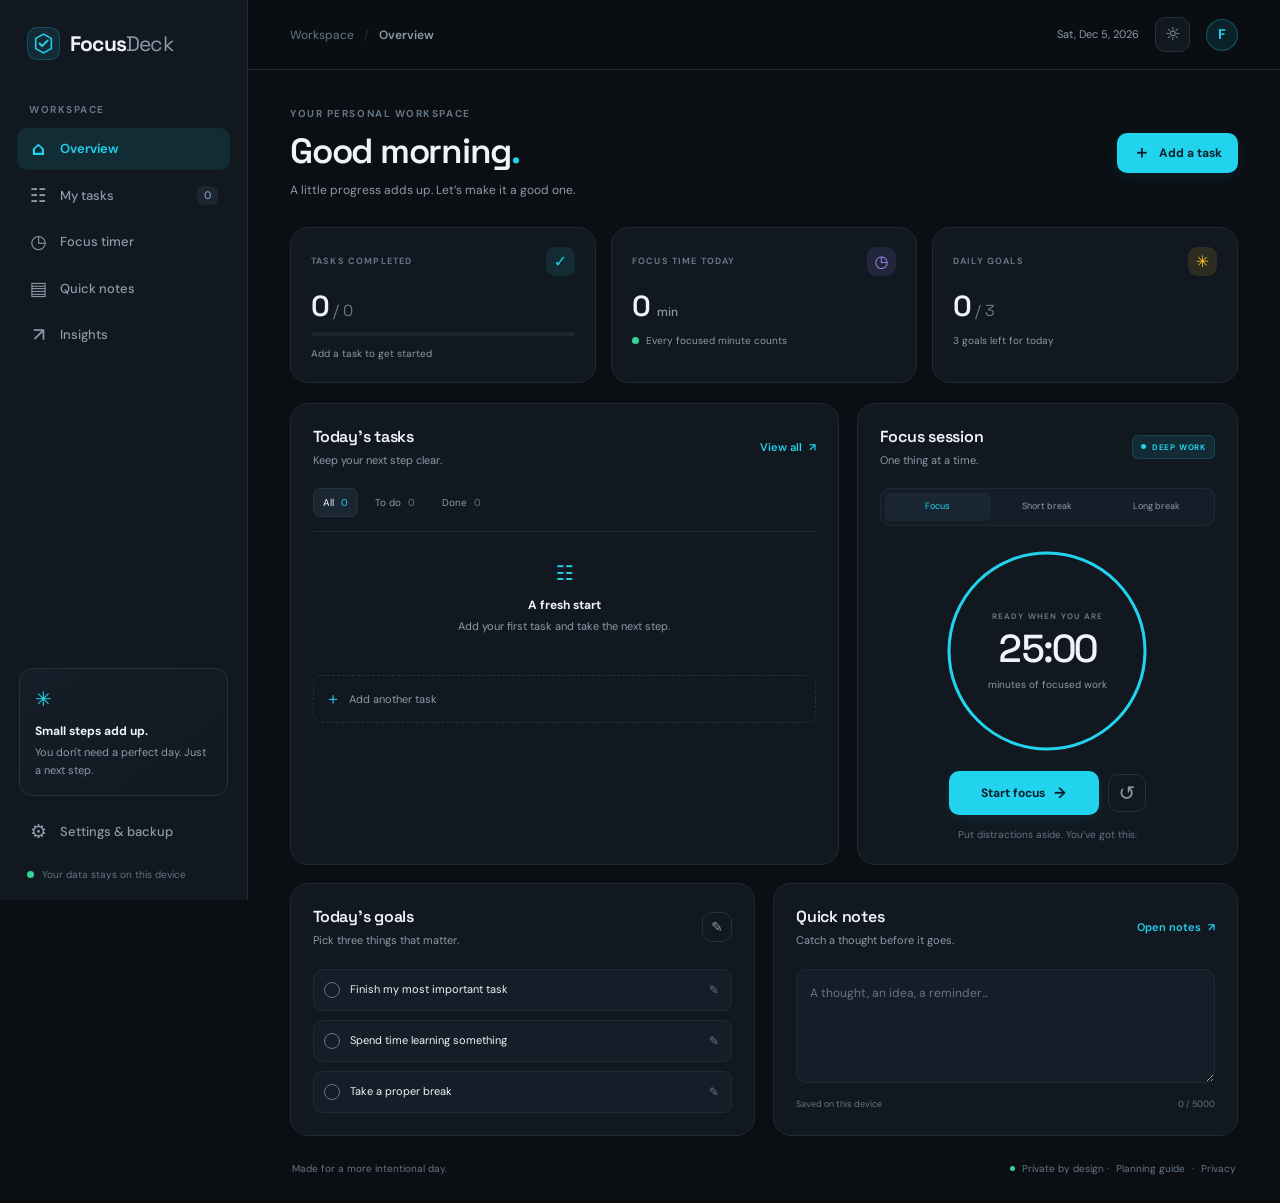
<file: index.html>
<!doctype html>
<html lang="en">
<head>
  <meta charset="utf-8">
  <meta name="viewport" content="width=device-width, initial-scale=1">
  <meta name="theme-color" content="#0b0f14">
  <meta name="description" content="Plan your day, manage recurring tasks, track focus sessions, and build better routines with FocusDeck — a free, private productivity workspace.">
  <meta name="robots" content="index,follow">
  <link rel="canonical" href="https://focusdeck-ekw.pages.dev/">
  <meta property="og:type" content="website">
  <meta property="og:title" content="FocusDeck — Make today count">
  <meta property="og:description" content="A free, private workspace for daily planning, recurring tasks, focus sessions and quick notes.">
  <meta property="og:url" content="https://focusdeck-ekw.pages.dev/">
  <meta name="twitter:card" content="summary">
  <meta name="application-name" content="FocusDeck">
  <link rel="manifest" href="./manifest.webmanifest">
  <link rel="icon" href="./assets/focusdeck-icon.svg" type="image/svg+xml">
  <link rel="stylesheet" href="./styles.css">
  <title>FocusDeck — Make today count</title>
</head>
<body>
  <div class="app-shell">
    <aside class="sidebar" id="sidebar">
      <a class="brand" href="#dashboard" aria-label="FocusDeck home">
        <span class="brand-mark" aria-hidden="true"><svg viewBox="0 0 32 32"><path d="M6 9.5 16 4l10 5.5v13L16 28 6 22.5z" fill="none" stroke="currentColor" stroke-width="2"/><path d="m11 16 3.2 3.2L21.5 12" fill="none" stroke="currentColor" stroke-width="2.4" stroke-linecap="round" stroke-linejoin="round"/></svg></span>
        <span>Focus<span class="brand-light">Deck</span></span>
      </a>
      <div class="sidebar-label">WORKSPACE</div>
      <nav class="primary-nav" aria-label="Main navigation">
        <button class="nav-item active" data-view="dashboard"><span class="nav-icon">⌂</span> Overview</button>
        <button class="nav-item" data-view="tasks"><span class="nav-icon">☷</span> My tasks <span class="nav-count" id="nav-task-count">0</span></button>
        <button class="nav-item" data-view="focus"><span class="nav-icon">◷</span> Focus timer</button>
        <button class="nav-item" data-view="notes"><span class="nav-icon">▤</span> Quick notes</button>
        <button class="nav-item" data-view="insights"><span class="nav-icon">↗</span> Insights</button>
      </nav>
      <div class="sidebar-bottom">
        <div class="sidebar-tip">
          <span class="tip-spark">✳</span>
          <p class="tip-title">Small steps add up.</p>
          <p class="tip-copy">You don't need a perfect day. Just a next step.</p>
        </div>
        <button class="nav-item" id="settings-button"><span class="nav-icon">⚙</span> Settings & backup</button>
        <div class="privacy-note"><span class="privacy-dot"></span> Your data stays on this device</div>
      </div>
    </aside>

    <main class="main-area">
      <header class="topbar">
        <button class="icon-button mobile-menu" id="mobile-menu" aria-label="Open navigation">☰</button>
        <div class="breadcrumb"><span>Workspace</span><span class="breadcrumb-slash">/</span><strong id="breadcrumb-current">Overview</strong></div>
        <div class="topbar-actions">
          <span class="today-label" id="top-date"></span>
          <button class="icon-button" id="theme-toggle" aria-label="Switch color theme" title="Switch color theme">☼</button>
          <button class="avatar" id="focus-shortcut" aria-label="Start a focus session" title="Start a focus session">F</button>
        </div>
      </header>

      <div class="content-wrap">
        <section class="view active" id="view-dashboard" data-view-panel="dashboard">
          <div class="welcome-row">
            <div>
              <p class="eyebrow" id="welcome-eyebrow">YOUR PERSONAL WORKSPACE</p>
              <h1 id="greeting-title">Make today count<span class="title-period">.</span></h1>
              <p class="subtitle" id="greeting-subtitle">A little progress adds up. Let's make it a good one.</p>
            </div>
            <button class="button button-primary" id="quick-add-task"><span class="button-plus">＋</span> Add a task</button>
          </div>

          <div class="stat-grid">
            <article class="stat-card">
              <div class="stat-top"><span class="stat-label">TASKS COMPLETED</span><span class="stat-icon cyan">✓</span></div>
              <div class="stat-value"><span id="stat-completed">0</span><span class="stat-muted"> / <span id="stat-total">0</span></span></div>
              <div class="progress-track"><div class="progress-fill" id="daily-progress-fill"></div></div>
              <div class="stat-foot"><span id="daily-progress-label">Your day is just getting started</span></div>
            </article>
            <article class="stat-card">
              <div class="stat-top"><span class="stat-label">FOCUS TIME TODAY</span><span class="stat-icon violet">◷</span></div>
              <div class="stat-value"><span id="stat-focus">0</span><span class="stat-unit">min</span></div>
              <div class="stat-foot"><span class="status-dot"></span><span id="focus-stat-caption">Every focused minute counts</span></div>
            </article>
            <article class="stat-card">
              <div class="stat-top"><span class="stat-label">DAILY GOALS</span><span class="stat-icon amber">✳</span></div>
              <div class="stat-value"><span id="stat-goals">0</span><span class="stat-muted"> / <span id="stat-goals-total">3</span></span></div>
              <div class="stat-foot"><span id="goal-stat-caption">Choose what matters today</span></div>
            </article>
          </div>

          <div class="dashboard-grid">
            <section class="panel tasks-panel">
              <div class="panel-heading">
                <div><h2>Today's tasks</h2><p class="panel-subtitle">Keep your next step clear.</p></div>
                <button class="text-button" data-open-view="tasks">View all <span>↗</span></button>
              </div>
              <div class="task-filter-row" role="group" aria-label="Filter today's tasks">
                <button class="filter-chip active" data-task-filter="all">All <span id="filter-all-count">0</span></button>
                <button class="filter-chip" data-task-filter="open">To do <span id="filter-open-count">0</span></button>
                <button class="filter-chip" data-task-filter="done">Done <span id="filter-done-count">0</span></button>
              </div>
              <div class="task-list" id="dashboard-task-list"></div>
              <button class="add-task-inline" id="inline-add-task"><span>＋</span> Add another task</button>
            </section>

            <section class="panel focus-panel">
              <div class="panel-heading">
                <div><h2>Focus session</h2><p class="panel-subtitle">One thing at a time.</p></div>
                <span class="live-pill"><span></span> DEEP WORK</span>
              </div>
              <div class="timer-mode-switch" role="group" aria-label="Timer preset">
                <button class="timer-mode active" data-duration="25">Focus</button>
                <button class="timer-mode" data-duration="5">Short break</button>
                <button class="timer-mode" data-duration="15">Long break</button>
              </div>
              <div class="timer-wrap">
                <svg class="timer-ring" viewBox="0 0 220 220" aria-label="Focus timer progress">
                  <circle class="timer-ring-track" cx="110" cy="110" r="98"></circle>
                  <circle class="timer-ring-progress" id="timer-ring-progress" cx="110" cy="110" r="98"></circle>
                </svg>
                <div class="timer-center">
                  <span class="timer-status" id="timer-status">READY WHEN YOU ARE</span>
                  <strong id="timer-display">25:00</strong>
                  <span class="timer-caption" id="timer-caption">minutes of focused work</span>
                </div>
              </div>
              <div class="timer-controls">
                <button class="button button-primary timer-main-button" id="timer-start">Start focus <span>→</span></button>
                <button class="icon-button timer-reset" id="timer-reset" aria-label="Reset timer" title="Reset timer">↺</button>
              </div>
              <p class="timer-footnote" id="timer-footnote">Put distractions aside. You've got this.</p>
            </section>
          </div>

          <div class="lower-grid">
            <section class="panel goals-panel">
              <div class="panel-heading">
                <div><h2>Today's goals</h2><p class="panel-subtitle">Pick three things that matter.</p></div>
                <button class="icon-button small-icon" id="edit-goals" aria-label="Edit daily goals" title="Edit goals">✎</button>
              </div>
              <div class="goals-list" id="goals-list"></div>
            </section>
            <section class="panel notes-panel">
              <div class="panel-heading">
                <div><h2>Quick notes</h2><p class="panel-subtitle">Catch a thought before it goes.</p></div>
                <button class="text-button" data-open-view="notes">Open notes <span>↗</span></button>
              </div>
              <textarea id="dashboard-note" class="quick-note-input" rows="4" maxlength="5000" placeholder="A thought, an idea, a reminder..."></textarea>
              <div class="note-footer"><span id="note-save-state">Saved on this device</span><span id="note-character-count">0 / 5000</span></div>
            </section>
          </div>
          <footer class="page-footer"><span>Made for a more intentional day.</span><span><span class="footer-dot"></span> Private by design · <a href="./planning-guide.html">Planning guide</a> · <a href="./privacy.html">Privacy</a></span></footer>
        </section>

        <section class="view" id="view-tasks" data-view-panel="tasks">
          <div class="page-heading-row"><div><p class="eyebrow">GET IT OUT OF YOUR HEAD</p><h1>My tasks<span class="title-period">.</span></h1><p class="subtitle">A clear list makes room for clear thinking.</p></div><button class="button button-primary" id="tasks-add-button">＋ New task</button></div>
          <section class="panel full-panel">
            <div class="tasks-toolbar">
              <div class="search-field"><span>⌕</span><input type="search" id="task-search" placeholder="Search your tasks..." aria-label="Search tasks"></div>
              <select id="task-status-filter" aria-label="Filter by status"><option value="all">All tasks</option><option value="open">To do</option><option value="done">Completed</option></select>
              <select id="task-category-filter" aria-label="Filter by category"><option value="all">All categories</option><option value="Personal">Personal</option><option value="Work">Work</option><option value="Study">Study</option><option value="Health">Health</option><option value="Other">Other</option></select>
              <select id="task-date-filter" aria-label="Filter by due date"><option value="all">Any due date</option><option value="today">Due today</option><option value="overdue">Overdue</option><option value="upcoming">Next 7 days</option><option value="undated">No due date</option></select>
              <select id="task-sort" aria-label="Sort tasks"><option value="priority">Priority first</option><option value="date">Due date</option><option value="created">Recently added</option></select>
            </div>
            <div class="full-task-list" id="full-task-list"></div>
          </section>
        </section>

        <section class="view" id="view-focus" data-view-panel="focus">
          <div class="page-heading-row"><div><p class="eyebrow">MAKE SPACE FOR DEEP WORK</p><h1>Focus time<span class="title-period">.</span></h1><p class="subtitle">Protect a little time for what matters most.</p></div></div>
          <section class="panel focus-page-panel">
            <div class="focus-page-copy"><span class="live-pill"><span></span> YOUR FOCUS SPACE</span><h2>Give one thing<br>your full attention.</h2><p>Choose a session, put distractions away, and begin.</p></div>
            <div class="focus-page-timer">
              <div class="timer-mode-switch large" role="group" aria-label="Timer preset"><button class="timer-mode active" data-duration="25">Focus · 25 min</button><button class="timer-mode" data-duration="5">Short break · 5 min</button><button class="timer-mode" data-duration="15">Long break · 15 min</button></div>
              <div class="timer-wrap large-ring"><svg class="timer-ring" viewBox="0 0 220 220" aria-hidden="true"><circle class="timer-ring-track" cx="110" cy="110" r="98"></circle><circle class="timer-ring-progress" id="timer-ring-progress-large" cx="110" cy="110" r="98"></circle></svg><div class="timer-center"><span class="timer-status" id="timer-status-large">READY WHEN YOU ARE</span><strong id="timer-display-large">25:00</strong><span class="timer-caption" id="timer-caption-large">minutes of focused work</span></div></div>
              <div class="timer-controls"><button class="button button-primary timer-main-button" id="timer-start-large">Start focus <span>→</span></button><button class="icon-button timer-reset" id="timer-reset-large" aria-label="Reset timer">↺</button></div>
              <p class="timer-footnote" id="timer-footnote-large">Your progress is saved on this device.</p>
            </div>
          </section>
          <div class="stat-grid focus-stats"><article class="stat-card"><div class="stat-top"><span class="stat-label">SESSIONS COMPLETED</span><span class="stat-icon cyan">✓</span></div><div class="stat-value" id="focus-sessions-total">0</div><div class="stat-foot">Every session is a win.</div></article><article class="stat-card"><div class="stat-top"><span class="stat-label">FOCUS TIME TODAY</span><span class="stat-icon violet">◷</span></div><div class="stat-value"><span id="focus-page-minutes">0</span><span class="stat-unit">min</span></div><div class="stat-foot">Time spent with intention.</div></article></div>
        </section>

        <section class="view" id="view-notes" data-view-panel="notes">
          <div class="page-heading-row"><div><p class="eyebrow">A PLACE FOR YOUR THOUGHTS</p><h1>Quick notes<span class="title-period">.</span></h1><p class="subtitle">Capture ideas, reminders and anything worth remembering.</p></div><span class="saved-badge"><span></span> Auto-saved</span></div>
          <section class="panel notes-page-panel"><div class="notes-page-toolbar"><span class="note-paper-icon">▤</span><span>MY NOTEBOOK</span><span class="toolbar-spacer"></span><span id="notes-last-saved">Stored on this device</span></div><textarea id="full-note" class="full-note-input" maxlength="20000" placeholder="Start writing...&#10;&#10;Ideas, reminders, plans — this space is yours."></textarea><div class="note-footer"><span>Your notes never leave this browser.</span><span id="full-note-count">0 / 20000</span></div></section>
        </section>

        <section class="view" id="view-insights" data-view-panel="insights">
          <div class="page-heading-row"><div><p class="eyebrow">NOTICE YOUR PROGRESS</p><h1>Your insights<span class="title-period">.</span></h1><p class="subtitle">Consistency is built one day at a time.</p></div></div>
          <div class="stat-grid insight-stat-grid"><article class="stat-card"><div class="stat-top"><span class="stat-label">TASKS COMPLETED</span><span class="stat-icon cyan">✓</span></div><div class="stat-value" id="insight-tasks">0</div><div class="stat-foot">All-time completed tasks.</div></article><article class="stat-card"><div class="stat-top"><span class="stat-label">FOCUS MINUTES</span><span class="stat-icon violet">◷</span></div><div class="stat-value" id="insight-focus">0</div><div class="stat-foot">Total recorded focus time.</div></article><article class="stat-card"><div class="stat-top"><span class="stat-label">ACTIVE DAYS</span><span class="stat-icon amber">✳</span></div><div class="stat-value" id="insight-days">0</div><div class="stat-foot">Days with a completed task or focus session.</div></article></div>
          <section class="panel activity-panel"><div class="panel-heading"><div><h2>Last seven days</h2><p class="panel-subtitle">A snapshot of your daily activity.</p></div></div><div class="activity-chart" id="activity-chart"></div></section>
          <section class="panel insight-message"><span class="insight-spark">✳</span><div><h2>Progress, not perfection.</h2><p>Your stats are here to help you notice patterns, not judge your day. Start small and keep showing up.</p></div></section>
        </section>

        <section class="view" id="view-settings" data-view-panel="settings">
          <div class="page-heading-row"><div><p class="eyebrow">YOUR WORKSPACE, YOUR WAY</p><h1>Settings & backup<span class="title-period">.</span></h1><p class="subtitle">Manage your preferences and keep your data safe.</p></div></div>
          <section class="panel settings-panel"><div class="settings-section"><div><h2>Appearance</h2><p>Choose the look that feels right for you.</p></div><div class="setting-control"><span>Color theme</span><button class="button button-secondary" id="settings-theme-toggle">Switch theme</button></div></div><div class="settings-section"><div><h2>Data & privacy</h2><p>Your information is stored locally in this browser. FocusDeck does not send your tasks or notes to a server.</p></div><div class="settings-actions"><button class="button button-secondary" id="export-data">↓ Export backup</button><label class="button button-secondary file-label">↑ Import backup<input type="file" id="import-data" accept="application/json,.json" hidden></label></div><p class="settings-help">Export a backup before clearing browser data or switching devices. Imported data replaces the current FocusDeck data.</p></div><div class="settings-section danger-zone"><div><h2>Reset workspace</h2><p>Remove your saved tasks, notes, goals and activity from this browser.</p></div><button class="button button-danger" id="reset-data">Reset all data</button></div><div class="settings-version">FocusDeck · Version 1.5 · Free and private by design</div></section>
        </section>
      </div>
    </main>
  </div>

  <div class="modal-backdrop" id="task-modal-backdrop" hidden>
    <section class="modal" role="dialog" aria-modal="true" aria-labelledby="task-modal-title">
      <div class="modal-header"><div><p class="eyebrow">MAKE IT HAPPEN</p><h2 id="task-modal-title">Add a task</h2></div><button class="icon-button" id="task-modal-close" aria-label="Close dialog">×</button></div>
      <form id="task-form">
        <input type="hidden" id="task-id">
        <label class="form-label" for="task-title">Task name</label><input class="form-input" id="task-title" name="title" maxlength="180" placeholder="What needs to get done?" required>
        <label class="form-label" for="task-description">Details <span class="optional-label">· optional</span></label><textarea class="form-input task-description-input" id="task-description" maxlength="1000" rows="3" placeholder="Add context, a checklist idea, or the next step…"></textarea>
        <div class="form-two-col"><div><label class="form-label" for="task-priority">Priority</label><select class="form-input" id="task-priority"><option value="medium">Medium</option><option value="high">High</option><option value="low">Low</option></select></div><div><label class="form-label" for="task-category">Category</label><input class="form-input" id="task-category" list="category-suggestions" maxlength="50" value="Personal" placeholder="e.g. Personal"><datalist id="category-suggestions"><option value="Personal"></option><option value="Work"></option><option value="Study"></option><option value="Health"></option><option value="Other"></option></datalist></div></div>
        <label class="form-label" for="task-due-date">Due date</label><input class="form-input" type="date" id="task-due-date">
        <label class="form-label" for="task-repeat">Repeat</label><select class="form-input" id="task-repeat"><option value="none">Does not repeat</option><option value="daily">Every day</option><option value="weekdays">Every weekday</option><option value="weekly">Every week</option><option value="monthly">Every month</option></select>
        <p class="form-help">When you complete a repeating task, FocusDeck schedules its next occurrence automatically.</p>
        <div class="modal-actions"><button type="button" class="button button-secondary" id="task-cancel">Cancel</button><button type="submit" class="button button-primary" id="task-save">Save task <span>→</span></button></div>
      </form>
    </section>
  </div>
  <div class="toast-region" id="toast-region" aria-live="polite" aria-atomic="true"></div>
  <script src="./app.js" defer></script>
</body>
</html>
</file>
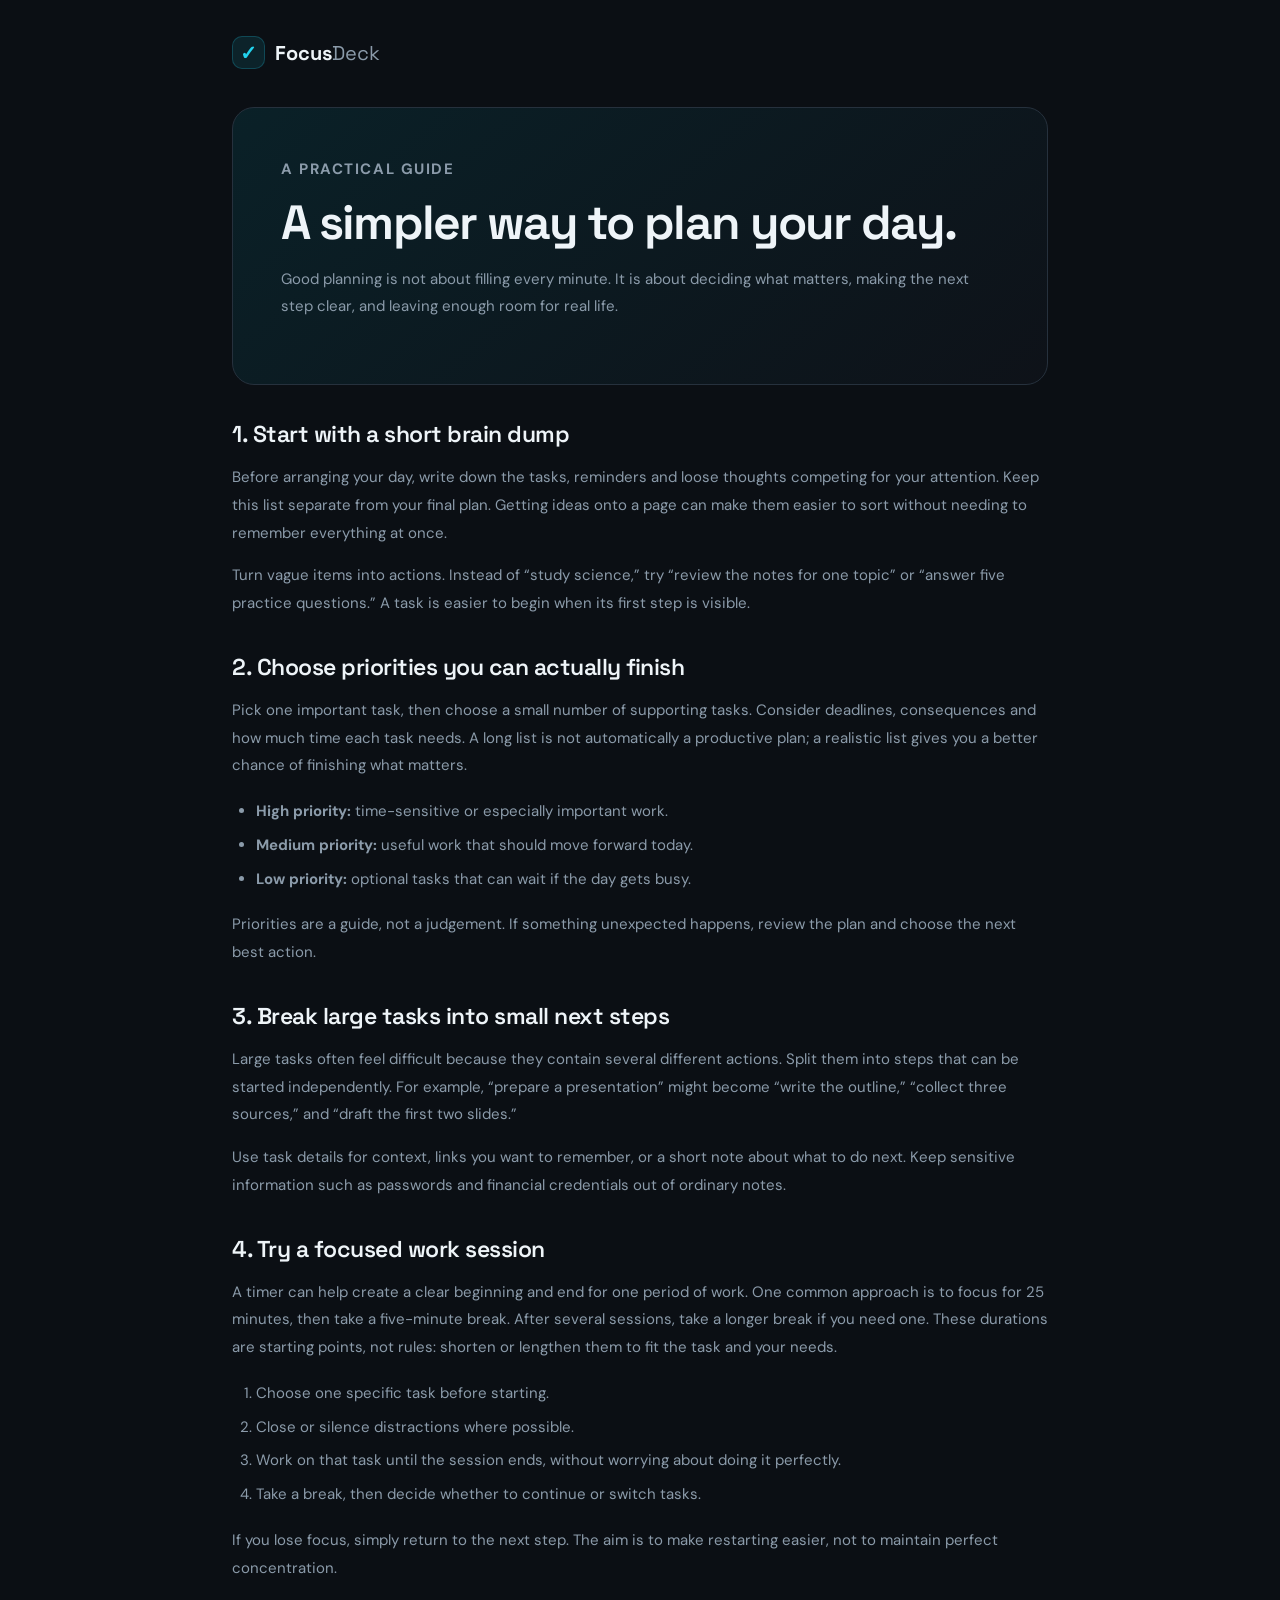
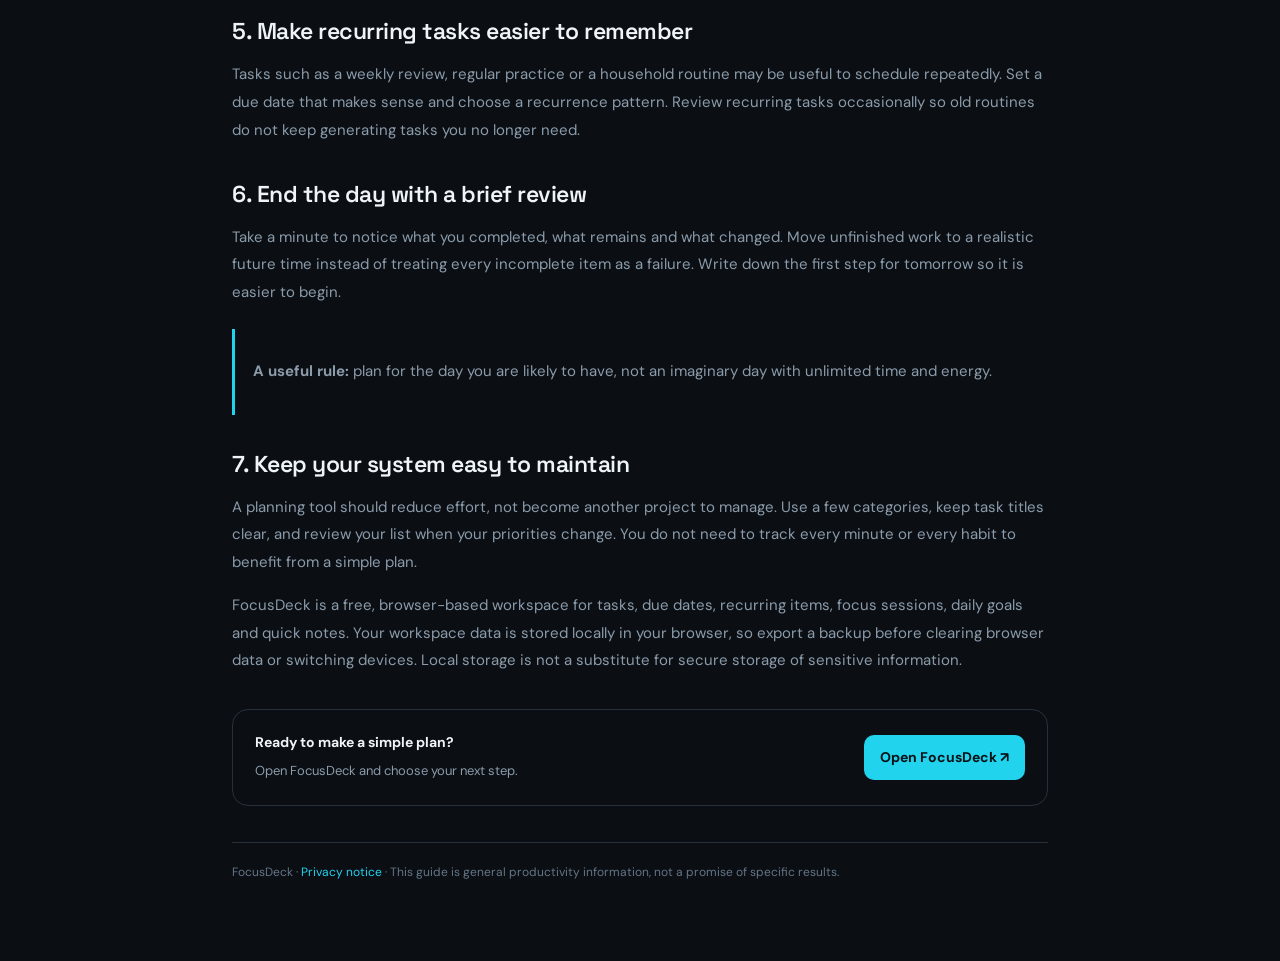
<file: planning-guide.html>
<!doctype html>
<html lang="en">
<head>
  <meta charset="utf-8">
  <meta name="viewport" content="width=device-width, initial-scale=1">
  <meta name="theme-color" content="#0b0f14">
  <meta name="description" content="A practical, beginner-friendly guide to planning your day, choosing priorities, using focus sessions and building a routine that lasts.">
  <meta name="robots" content="index,follow">
  <link rel="canonical" href="https://focusdeck-ekw.pages.dev/planning-guide.html">
  <meta property="og:type" content="article">
  <meta property="og:title" content="A Simple Daily Planning Guide — FocusDeck">
  <meta property="og:description" content="Build a realistic daily plan with priorities, small next steps and focused work sessions.">
  <meta property="og:url" content="https://focusdeck-ekw.pages.dev/planning-guide.html">
  <link rel="icon" href="./assets/focusdeck-icon.svg" type="image/svg+xml">
  <link rel="stylesheet" href="./styles.css">
  <title>A Simple Daily Planning Guide — FocusDeck</title>
  <style>
    .guide-wrap{max-width:860px;margin:0 auto;padding:36px 22px 80px}
    .guide-brand{display:inline-flex;align-items:center;gap:10px;font:700 20px var(--display);margin-bottom:38px;color:var(--text);text-decoration:none}
    .guide-hero{padding:clamp(26px,5vw,48px);border:1px solid var(--border);border-radius:22px;background:linear-gradient(140deg,rgba(0,188,212,.10),rgba(26,30,43,.2));margin-bottom:24px}
    .guide-wrap h1{font:650 clamp(32px,6vw,48px)/1.12 var(--display);letter-spacing:-1.7px;margin:12px 0 16px}
    .guide-wrap h2{font:600 23px var(--display);letter-spacing:-.5px;margin:34px 0 12px}
    .guide-wrap h3{font:600 16px var(--display);margin:22px 0 8px}
    .guide-wrap p,.guide-wrap li{color:var(--muted);font-size:15px;line-height:1.85}
    .guide-wrap ul,.guide-wrap ol{padding-left:24px}
    .guide-wrap li{padding:3px 0}
    .guide-callout{border-left:3px solid var(--cyan);padding:14px 18px;background:var(--panel);border-radius:0 12px 12px 0;margin:22px 0}
    .guide-cta{display:flex;gap:12px;align-items:center;justify-content:space-between;flex-wrap:wrap;border:1px solid var(--border);background:var(--panel);padding:22px;border-radius:16px;margin-top:34px}
    .guide-cta p{margin:6px 0 0;font-size:13px}
    .guide-cta a{display:inline-flex;background:var(--cyan);color:#071217;text-decoration:none;font-weight:700;padding:12px 16px;border-radius:10px}
    .guide-footer{margin-top:36px;border-top:1px solid var(--border);padding-top:20px;font-size:12px;color:var(--subtle)}
    .guide-footer a{color:var(--cyan)}
    @media(max-width:560px){.guide-wrap{padding:24px 14px 56px}.guide-cta{align-items:flex-start}.guide-cta a{width:100%;justify-content:center}}
  </style>
</head>
<body>
  <main class="guide-wrap">
    <a class="guide-brand" href="./" aria-label="FocusDeck home"><span class="brand-mark" aria-hidden="true">✓</span><span>Focus<span class="brand-light">Deck</span></span></a>
    <header class="guide-hero">
      <p class="eyebrow">A PRACTICAL GUIDE</p>
      <h1>A simpler way to plan your day.</h1>
      <p>Good planning is not about filling every minute. It is about deciding what matters, making the next step clear, and leaving enough room for real life.</p>
    </header>
    <article>
      <h2>1. Start with a short brain dump</h2>
      <p>Before arranging your day, write down the tasks, reminders and loose thoughts competing for your attention. Keep this list separate from your final plan. Getting ideas onto a page can make them easier to sort without needing to remember everything at once.</p>
      <p>Turn vague items into actions. Instead of “study science,” try “review the notes for one topic” or “answer five practice questions.” A task is easier to begin when its first step is visible.</p>

      <h2>2. Choose priorities you can actually finish</h2>
      <p>Pick one important task, then choose a small number of supporting tasks. Consider deadlines, consequences and how much time each task needs. A long list is not automatically a productive plan; a realistic list gives you a better chance of finishing what matters.</p>
      <ul>
        <li><strong>High priority:</strong> time-sensitive or especially important work.</li>
        <li><strong>Medium priority:</strong> useful work that should move forward today.</li>
        <li><strong>Low priority:</strong> optional tasks that can wait if the day gets busy.</li>
      </ul>
      <p>Priorities are a guide, not a judgement. If something unexpected happens, review the plan and choose the next best action.</p>

      <h2>3. Break large tasks into small next steps</h2>
      <p>Large tasks often feel difficult because they contain several different actions. Split them into steps that can be started independently. For example, “prepare a presentation” might become “write the outline,” “collect three sources,” and “draft the first two slides.”</p>
      <p>Use task details for context, links you want to remember, or a short note about what to do next. Keep sensitive information such as passwords and financial credentials out of ordinary notes.</p>

      <h2>4. Try a focused work session</h2>
      <p>A timer can help create a clear beginning and end for one period of work. One common approach is to focus for 25 minutes, then take a five-minute break. After several sessions, take a longer break if you need one. These durations are starting points, not rules: shorten or lengthen them to fit the task and your needs.</p>
      <ol>
        <li>Choose one specific task before starting.</li>
        <li>Close or silence distractions where possible.</li>
        <li>Work on that task until the session ends, without worrying about doing it perfectly.</li>
        <li>Take a break, then decide whether to continue or switch tasks.</li>
      </ol>
      <p>If you lose focus, simply return to the next step. The aim is to make restarting easier, not to maintain perfect concentration.</p>

      <h2>5. Make recurring tasks easier to remember</h2>
      <p>Tasks such as a weekly review, regular practice or a household routine may be useful to schedule repeatedly. Set a due date that makes sense and choose a recurrence pattern. Review recurring tasks occasionally so old routines do not keep generating tasks you no longer need.</p>

      <h2>6. End the day with a brief review</h2>
      <p>Take a minute to notice what you completed, what remains and what changed. Move unfinished work to a realistic future time instead of treating every incomplete item as a failure. Write down the first step for tomorrow so it is easier to begin.</p>
      <div class="guide-callout"><p><strong>A useful rule:</strong> plan for the day you are likely to have, not an imaginary day with unlimited time and energy.</p></div>

      <h2>7. Keep your system easy to maintain</h2>
      <p>A planning tool should reduce effort, not become another project to manage. Use a few categories, keep task titles clear, and review your list when your priorities change. You do not need to track every minute or every habit to benefit from a simple plan.</p>
      <p>FocusDeck is a free, browser-based workspace for tasks, due dates, recurring items, focus sessions, daily goals and quick notes. Your workspace data is stored locally in your browser, so export a backup before clearing browser data or switching devices. Local storage is not a substitute for secure storage of sensitive information.</p>
    </article>
    <section class="guide-cta">
      <div><strong>Ready to make a simple plan?</strong><p>Open FocusDeck and choose your next step.</p></div>
      <a href="./">Open FocusDeck ↗</a>
    </section>
    <footer class="guide-footer">FocusDeck · <a href="./privacy.html">Privacy notice</a> · This guide is general productivity information, not a promise of specific results.</footer>
  </main>
</body>
</html>
</file>
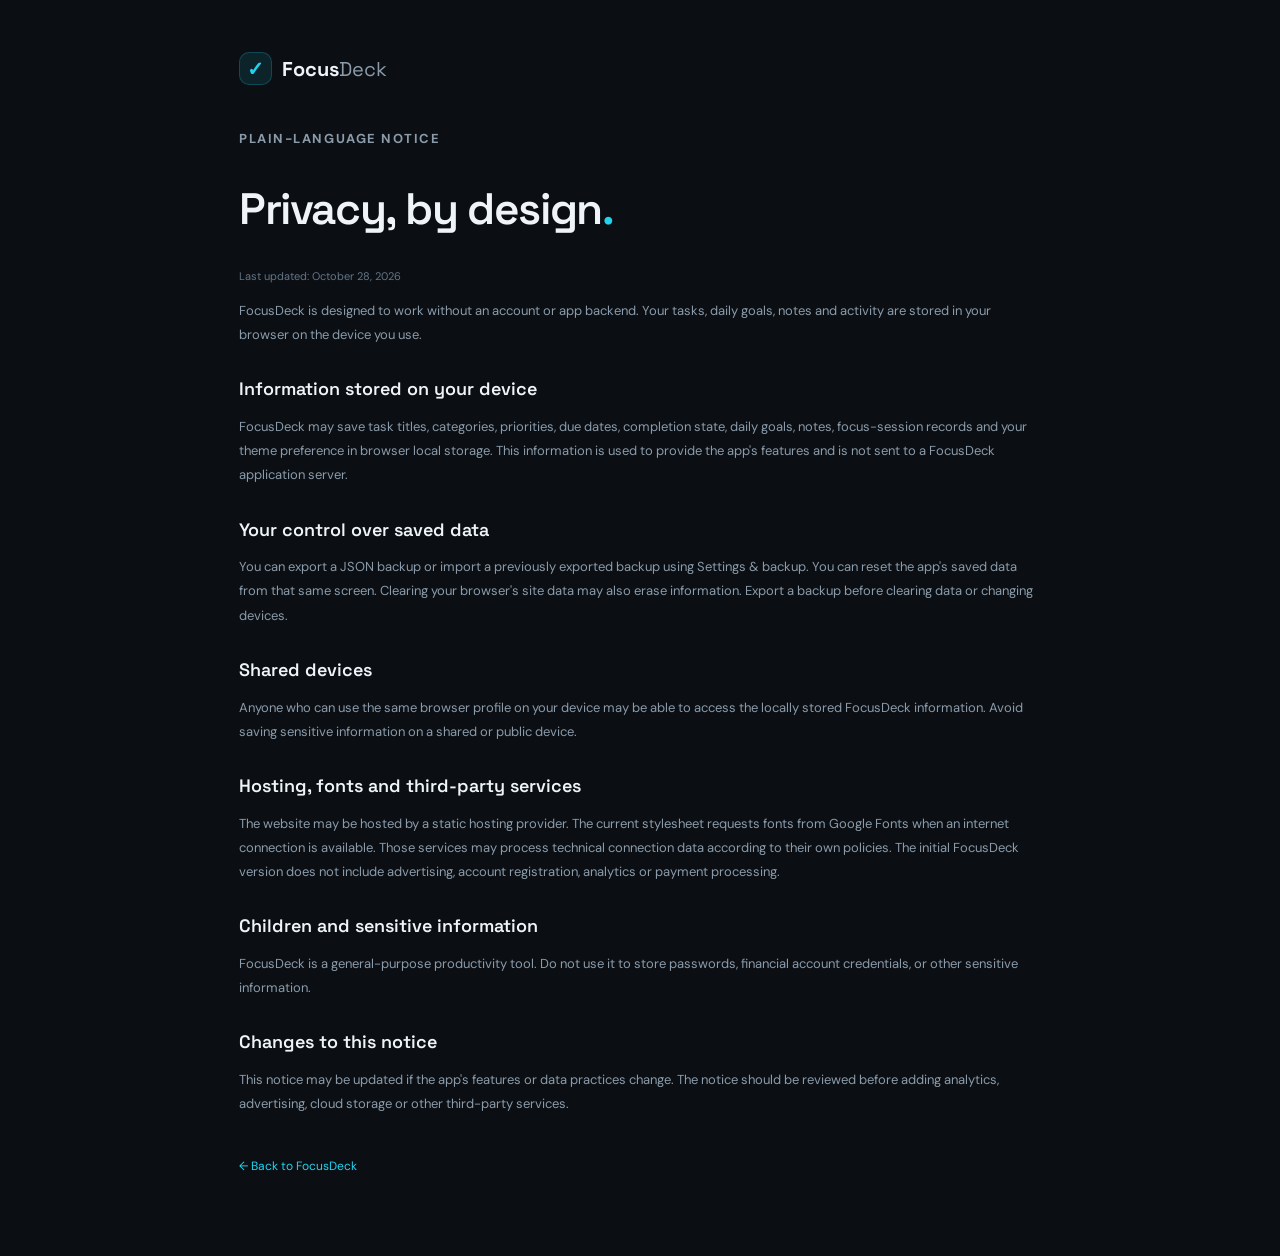
<file: privacy.html>
<!doctype html>
<html lang="en">
<head>
  <meta charset="utf-8">
  <meta name="viewport" content="width=device-width, initial-scale=1">
  <meta name="theme-color" content="#0b0f14">
  <meta name="description" content="Read how FocusDeck handles your tasks, notes and browser data.">
  <link rel="icon" href="./assets/focusdeck-icon.svg" type="image/svg+xml">
  <link rel="stylesheet" href="./styles.css">
  <meta name="robots" content="index,follow">
  <link rel="canonical" href="https://focusdeck-ekw.pages.dev/privacy.html">
  <meta property="og:type" content="website">
  <meta property="og:title" content="Privacy — FocusDeck">
  <meta property="og:description" content="Learn how FocusDeck stores your tasks, notes and preferences locally in your browser.">
  <meta property="og:url" content="https://focusdeck-ekw.pages.dev/privacy.html">
  <title>Privacy — FocusDeck</title>
  <style>.legal-wrap{max-width:850px;margin:0 auto;padding:52px 24px 80px}.legal-brand{display:inline-flex;align-items:center;gap:10px;font:700 20px var(--display);margin-bottom:42px}.legal-wrap h1{font:600 clamp(32px,5vw,44px) var(--display);letter-spacing:-1.4px}.legal-wrap h2{font:600 18px var(--display);margin-top:30px}.legal-wrap p,.legal-wrap li{color:var(--muted);font-size:13px;line-height:1.85}.legal-back{display:inline-block;margin-top:28px;color:var(--cyan);font-size:12px}.legal-updated{font-size:11px!important;color:var(--subtle)!important}</style>
</head>
<body>
  <main class="legal-wrap">
    <a class="legal-brand" href="./"><span class="brand-mark" aria-hidden="true">✓</span><span>Focus<span class="brand-light">Deck</span></span></a>
    <p class="eyebrow">PLAIN-LANGUAGE NOTICE</p>
    <h1>Privacy, by design<span class="title-period">.</span></h1>
    <p class="legal-updated">Last updated: October 28, 2026</p>
    <p>FocusDeck is designed to work without an account or app backend. Your tasks, daily goals, notes and activity are stored in your browser on the device you use.</p>
    <h2>Information stored on your device</h2>
    <p>FocusDeck may save task titles, categories, priorities, due dates, completion state, daily goals, notes, focus-session records and your theme preference in browser local storage. This information is used to provide the app's features and is not sent to a FocusDeck application server.</p>
    <h2>Your control over saved data</h2>
    <p>You can export a JSON backup or import a previously exported backup using Settings &amp; backup. You can reset the app's saved data from that same screen. Clearing your browser's site data may also erase information. Export a backup before clearing data or changing devices.</p>
    <h2>Shared devices</h2>
    <p>Anyone who can use the same browser profile on your device may be able to access the locally stored FocusDeck information. Avoid saving sensitive information on a shared or public device.</p>
    <h2>Hosting, fonts and third-party services</h2>
    <p>The website may be hosted by a static hosting provider. The current stylesheet requests fonts from Google Fonts when an internet connection is available. Those services may process technical connection data according to their own policies. The initial FocusDeck version does not include advertising, account registration, analytics or payment processing.</p>
    <h2>Children and sensitive information</h2>
    <p>FocusDeck is a general-purpose productivity tool. Do not use it to store passwords, financial account credentials, or other sensitive information.</p>
    <h2>Changes to this notice</h2>
    <p>This notice may be updated if the app's features or data practices change. The notice should be reviewed before adding analytics, advertising, cloud storage or other third-party services.</p>
    <a class="legal-back" href="./">← Back to FocusDeck</a>
  </main>
</body>
</html>
</file>
<file: styles.css>
@import url('https://fonts.googleapis.com/css2?family=DM+Sans:wght@400;500;600;700&family=Space+Grotesk:wght@400;500;600;700&display=swap');
:root{color-scheme:dark;--bg:#0b0f14;--surface:#111820;--surface-2:#151e28;--surface-3:#1a2632;--border:#26313d;--border-soft:#202a35;--text:#eef4f8;--muted:#8b9baa;--subtle:#647586;--cyan:#22d3ee;--cyan-strong:#06b6d4;--cyan-wash:rgba(34,211,238,.10);--green:#34d399;--amber:#fbbf24;--violet:#a78bfa;--red:#fb7185;--shadow:0 18px 50px rgba(0,0,0,.22);--radius:18px;--font:'DM Sans',system-ui,-apple-system,sans-serif;--display:'Space Grotesk','DM Sans',sans-serif}
:root[data-theme="light"]{color-scheme:light;--bg:#f4f7fa;--surface:#fff;--surface-2:#f8fafc;--surface-3:#edf3f7;--border:#dce5ec;--border-soft:#e6edf2;--text:#182431;--muted:#637383;--subtle:#8b99a6;--cyan:#0891b2;--cyan-strong:#0891b2;--cyan-wash:rgba(8,145,178,.09);--green:#059669;--amber:#b7791f;--violet:#7c3aed;--red:#e11d48;--shadow:0 18px 50px rgba(35,52,68,.08)}
*{box-sizing:border-box}html{min-height:100%;scroll-behavior:smooth}body{margin:0;background:var(--bg);color:var(--text);font-family:var(--font);font-size:14px;line-height:1.5;-webkit-font-smoothing:antialiased}button,input,textarea,select{font:inherit}button{cursor:pointer}button:focus-visible,input:focus-visible,textarea:focus-visible,select:focus-visible{outline:2px solid var(--cyan);outline-offset:3px}button:disabled{opacity:.45;cursor:not-allowed}a{color:inherit;text-decoration:none}.app-shell{min-height:100vh}.sidebar{width:248px;position:fixed;inset:0 auto 0 0;background:var(--surface);border-right:1px solid var(--border-soft);display:flex;flex-direction:column;padding:27px 17px 18px;z-index:30}.brand{display:flex;align-items:center;gap:10px;padding:0 10px;margin-bottom:42px;font:700 21px var(--display);letter-spacing:-.8px}.brand-mark{width:33px;height:33px;display:grid;place-items:center;background:var(--cyan-wash);color:var(--cyan);border:1px solid rgba(34,211,238,.22);border-radius:10px}.brand-mark svg{width:25px;height:25px}.brand-light{font-weight:400;color:var(--muted)}.sidebar-label,.eyebrow{font-size:10px;letter-spacing:1.55px;font-weight:700;color:var(--subtle)}.sidebar-label{padding:0 12px;margin-bottom:11px}.primary-nav{display:grid;gap:5px}.nav-item{border:0;background:transparent;color:var(--muted);display:flex;align-items:center;gap:12px;width:100%;text-align:left;padding:11px 12px;border-radius:10px;font-size:13px;font-weight:500;transition:background .18s,color .18s}.nav-item:hover{background:var(--surface-2);color:var(--text)}.nav-item.active{background:var(--cyan-wash);color:var(--cyan);font-weight:600}.nav-icon{width:19px;text-align:center;font-size:19px;line-height:1}.nav-count{margin-left:auto;background:var(--surface-3);border-radius:6px;padding:1px 7px;font-size:11px;color:var(--muted)}.nav-item.active .nav-count{background:rgba(34,211,238,.12);color:var(--cyan)}.sidebar-bottom{margin-top:auto}.sidebar-tip{background:linear-gradient(145deg,var(--surface-2),var(--surface));border:1px solid var(--border);border-radius:13px;padding:15px;margin:0 2px 15px}.tip-spark{font-size:20px;color:var(--cyan)}.tip-title{font-size:12px;font-weight:700;margin:8px 0 3px}.tip-copy{font-size:11px;color:var(--muted);line-height:1.65;margin:0}.privacy-note{display:flex;align-items:center;gap:8px;font-size:10px;color:var(--subtle);padding:15px 10px 0}.privacy-dot,.status-dot,.footer-dot{width:7px;height:7px;border-radius:50%;background:var(--green);display:inline-block;flex-shrink:0}.main-area{margin-left:248px;min-height:100vh}.topbar{height:70px;border-bottom:1px solid var(--border-soft);display:flex;align-items:center;justify-content:space-between;padding:0 42px;background:color-mix(in srgb,var(--bg) 88%,transparent);position:sticky;top:0;z-index:20;backdrop-filter:blur(16px)}.breadcrumb{display:flex;align-items:center;gap:10px;color:var(--subtle);font-size:12px}.breadcrumb-slash{color:var(--border)}.breadcrumb strong{color:var(--muted);font-weight:600}.topbar-actions{display:flex;align-items:center;gap:16px}.today-label{font-size:11px;color:var(--muted)}.icon-button{width:35px;height:35px;display:inline-grid;place-items:center;border:1px solid var(--border);border-radius:10px;background:var(--surface);color:var(--muted);font-size:18px;transition:.18s}.icon-button:hover{color:var(--cyan);border-color:var(--cyan-strong);background:var(--cyan-wash)}.avatar{width:32px;height:32px;border:1px solid rgba(34,211,238,.3);border-radius:50%;background:var(--cyan-wash);color:var(--cyan);font-weight:700}.mobile-menu{display:none}.content-wrap{max-width:1510px;padding:36px 42px 22px;margin:0 auto}.view{display:none;animation:appear .2s ease}.view.active{display:block}@keyframes appear{from{opacity:.5;transform:translateY(3px)}to{opacity:1;transform:translateY(0)}}.welcome-row,.page-heading-row{display:flex;align-items:center;justify-content:space-between;gap:20px;margin-bottom:28px}.eyebrow{margin:0 0 9px}.welcome-row h1,.page-heading-row h1{font:600 clamp(27px,3vw,35px)/1.2 var(--display);letter-spacing:-1.25px;margin:0}.title-period{color:var(--cyan)}.subtitle{color:var(--muted);font-size:12px;margin:9px 0 0}.button{display:inline-flex;align-items:center;justify-content:center;gap:9px;border:1px solid transparent;border-radius:10px;padding:10px 15px;font-size:12px;font-weight:700;white-space:nowrap;transition:transform .15s,background .15s,border-color .15s}.button:active{transform:translateY(1px)}.button-primary{background:var(--cyan);color:#08212a;box-shadow:0 4px 16px rgba(34,211,238,.09)}.button-primary:hover{background:#67e8f9}.button-secondary{background:var(--surface-2);border-color:var(--border);color:var(--text)}.button-secondary:hover{border-color:var(--cyan-strong);color:var(--cyan)}.button-danger{background:rgba(251,113,133,.09);border-color:rgba(251,113,133,.25);color:var(--red)}.button-plus{font-size:17px;line-height:1}.stat-grid{display:grid;grid-template-columns:repeat(3,minmax(0,1fr));gap:15px;margin-bottom:20px}.stat-card,.panel{background:var(--surface);border:1px solid var(--border-soft);border-radius:var(--radius)}.stat-card{padding:19px 20px;min-width:0}.stat-top{display:flex;align-items:center;justify-content:space-between;gap:10px}.stat-label{font-size:9px;letter-spacing:1.15px;font-weight:700;color:var(--subtle)}.stat-icon{width:29px;height:29px;display:grid;place-items:center;border-radius:9px;font-size:16px}.stat-icon.cyan{background:var(--cyan-wash);color:var(--cyan)}.stat-icon.violet{background:rgba(167,139,250,.12);color:var(--violet)}.stat-icon.amber{background:rgba(251,191,36,.12);color:var(--amber)}.stat-value{font:600 29px/1.3 var(--display);letter-spacing:-.8px;margin:11px 0 7px}.stat-muted{font-size:16px;color:var(--subtle);font-weight:400;letter-spacing:0}.stat-unit{font:500 12px var(--font);color:var(--muted);margin-left:7px;letter-spacing:0}.progress-track{height:4px;background:var(--surface-3);border-radius:8px;overflow:hidden;margin:7px 0 9px}.progress-fill{height:100%;width:0;background:linear-gradient(90deg,var(--cyan-strong),var(--cyan));border-radius:8px;transition:width .3s}.stat-foot{display:flex;align-items:center;gap:7px;min-height:18px;font-size:10px;color:var(--muted)}.dashboard-grid{display:grid;grid-template-columns:minmax(0,1.18fr) minmax(330px,.82fr);gap:18px;margin-bottom:18px}.panel{padding:22px;min-width:0}.panel-heading{display:flex;align-items:center;justify-content:space-between;gap:12px;margin-bottom:20px}.panel-heading h2,.settings-section h2,.insight-message h2{font:600 16px var(--display);letter-spacing:-.25px;margin:0}.panel-subtitle{font-size:11px;color:var(--muted);margin:5px 0 0}.text-button{background:transparent;border:0;color:var(--cyan);font-size:11px;font-weight:600;padding:5px 0;white-space:nowrap}.text-button span{margin-left:4px}.text-button:hover{color:var(--text)}.task-filter-row{display:flex;gap:7px;padding-bottom:14px;border-bottom:1px solid var(--border-soft)}.filter-chip{background:transparent;border:1px solid transparent;border-radius:7px;color:var(--muted);padding:6px 9px;font-size:10px}.filter-chip span{margin-left:4px;color:var(--subtle)}.filter-chip.active{background:var(--surface-3);border-color:var(--border);color:var(--text)}.filter-chip.active span{color:var(--cyan)}.task-list,.full-task-list{display:grid}.task-row{display:flex;align-items:center;gap:11px;padding:13px 2px;border-bottom:1px solid var(--border-soft);min-width:0}.task-check{appearance:none;width:17px;height:17px;border:1.5px solid var(--subtle);border-radius:6px;background:transparent;flex-shrink:0;display:grid;place-items:center;margin:0;cursor:pointer}.task-check:checked{background:var(--cyan-strong);border-color:var(--cyan-strong)}.task-check:checked:after{content:"✓";color:#06232c;font-size:12px;font-weight:800}.task-main{flex:1;min-width:0}.task-title{display:block;font-size:12px;overflow-wrap:anywhere}.task-row.completed .task-title{color:var(--subtle);text-decoration:line-through}.task-meta{display:flex;align-items:center;gap:7px;margin-top:4px;flex-wrap:wrap;font-size:9px;color:var(--subtle)}.priority-dot{width:6px;height:6px;border-radius:50%;display:inline-block;margin-right:4px}.priority-high{background:var(--red)}.priority-medium{background:var(--amber)}.priority-low{background:var(--green)}.due-overdue{color:var(--red)}.task-actions{display:flex;gap:4px;opacity:0;transition:opacity .15s}.task-row:hover .task-actions,.task-row:focus-within .task-actions{opacity:1}.mini-action{border:0;background:transparent;color:var(--subtle);font-size:14px;padding:5px;border-radius:6px}.mini-action:hover{background:var(--surface-3);color:var(--cyan)}.add-task-inline{width:100%;border:1px dashed var(--border);background:transparent;border-radius:9px;padding:11px;color:var(--muted);font-size:11px;margin-top:14px;text-align:left}.add-task-inline span{font-size:16px;color:var(--cyan);vertical-align:-1px;margin-right:5px}.add-task-inline:hover{border-color:var(--cyan-strong);color:var(--text)}.empty-state{text-align:center;padding:30px 12px;color:var(--muted)}.empty-icon{font-size:25px;color:var(--cyan);margin-bottom:8px}.empty-state strong{display:block;font-size:12px;color:var(--text);margin-bottom:4px}.empty-state p{font-size:11px;margin:0}.focus-panel{display:flex;flex-direction:column}.live-pill{display:inline-flex;align-items:center;gap:6px;padding:5px 8px;background:var(--cyan-wash);border:1px solid rgba(34,211,238,.15);border-radius:6px;color:var(--cyan);font-size:8px;font-weight:700;letter-spacing:.8px;white-space:nowrap}.live-pill span,.saved-badge span{width:5px;height:5px;border-radius:50%;background:var(--cyan);display:inline-block}.timer-mode-switch{display:flex;gap:3px;padding:4px;border:1px solid var(--border-soft);background:var(--surface-2);border-radius:9px}.timer-mode{flex:1;border:0;border-radius:6px;padding:7px 4px;background:transparent;color:var(--muted);font-size:9px;white-space:nowrap}.timer-mode.active{background:var(--surface-3);color:var(--cyan);box-shadow:0 1px 3px rgba(0,0,0,.12)}.timer-wrap{position:relative;width:min(220px,100%);aspect-ratio:1;margin:15px auto 10px;display:grid;place-items:center}.timer-ring{position:absolute;width:100%;height:100%;inset:0;transform:rotate(-90deg);overflow:visible}.timer-ring-track,.timer-ring-progress{fill:none;stroke-width:3}.timer-ring-track{stroke:var(--surface-3)}.timer-ring-progress{stroke:var(--cyan);stroke-linecap:round;stroke-dasharray:615.75;stroke-dashoffset:0;transition:stroke-dashoffset .3s linear}.timer-center{display:flex;align-items:center;flex-direction:column;justify-content:center;text-align:center;gap:3px}.timer-status{font-size:8px;letter-spacing:1.2px;font-weight:700;color:var(--subtle)}.timer-center strong{font:500 39px/1.25 var(--display);letter-spacing:-1.8px;font-variant-numeric:tabular-nums}.timer-caption{font-size:10px;color:var(--muted)}.timer-controls{display:flex;justify-content:center;align-items:center;gap:9px}.timer-main-button{min-width:150px}.timer-main-button span{font-size:15px}.timer-reset{width:38px;height:38px;font-size:20px}.timer-footnote{text-align:center;font-size:10px;color:var(--subtle);margin:12px 0 0}.lower-grid{display:grid;grid-template-columns:1fr 1fr;gap:18px}.small-icon{width:30px;height:30px;font-size:14px}.goals-list{display:grid;gap:9px}.goal-row{display:flex;align-items:center;gap:10px;padding:9px 10px;background:var(--surface-2);border:1px solid var(--border-soft);border-radius:9px}.goal-check{appearance:none;width:16px;height:16px;border:1.5px solid var(--subtle);border-radius:50%;margin:0;flex-shrink:0;display:grid;place-items:center}.goal-check:checked{background:var(--green);border-color:var(--green)}.goal-check:checked:after{content:"✓";font-size:10px;color:#062319;font-weight:800}.goal-text{flex:1;font-size:11px;min-width:0;overflow-wrap:anywhere}.goal-row.done .goal-text{color:var(--subtle);text-decoration:line-through}.goal-edit{border:0;background:transparent;color:var(--subtle);font-size:12px;padding:2px}.quick-note-input,.full-note-input{resize:vertical;width:100%;background:var(--surface-2);border:1px solid var(--border-soft);border-radius:10px;color:var(--text);padding:13px;font-size:12px;line-height:1.8;min-height:112px}.quick-note-input::placeholder,.full-note-input::placeholder{color:var(--subtle)}.note-footer{display:flex;justify-content:space-between;gap:10px;color:var(--subtle);font-size:9px;margin-top:9px}.page-footer{display:flex;align-items:center;justify-content:space-between;gap:12px;color:var(--subtle);font-size:10px;padding:25px 2px 5px}.page-footer>span:last-child{display:flex;align-items:center;gap:7px}.page-footer .footer-dot{width:5px;height:5px}.page-heading-row{margin-bottom:27px}.full-panel{padding:0;overflow:hidden}.tasks-toolbar{display:flex;gap:10px;padding:17px;border-bottom:1px solid var(--border-soft)}.search-field{flex:1;display:flex;align-items:center;gap:8px;min-width:120px;background:var(--surface-2);border:1px solid var(--border);border-radius:9px;padding:0 11px;color:var(--subtle)}.search-field input{width:100%;min-width:0;border:0;outline:0;background:transparent;color:var(--text);font-size:11px;padding:10px 0}.tasks-toolbar select,.form-input{background:var(--surface-2);border:1px solid var(--border);border-radius:9px;color:var(--text);padding:9px 10px;font-size:11px;max-width:100%}.full-task-list{padding:0 18px}.full-task-list .task-row{padding:16px 3px}.full-task-list .task-actions{opacity:1}.focus-page-panel{display:grid;grid-template-columns:minmax(0,.8fr) minmax(350px,1fr);gap:30px;align-items:center;padding:36px}.focus-page-copy h2{font:600 clamp(28px,3vw,40px)/1.17 var(--display);letter-spacing:-1.3px;margin:20px 0 12px}.focus-page-copy p{max-width:280px;color:var(--muted);font-size:13px}.focus-page-timer{max-width:410px;width:100%;justify-self:center}.timer-mode-switch.large .timer-mode{font-size:10px;padding:9px 6px}.large-ring{width:min(290px,100%);margin:22px auto}.large-ring .timer-center strong{font-size:48px}.focus-stats{grid-template-columns:repeat(2,minmax(0,1fr));margin-top:18px}.notes-page-panel{padding:0;overflow:hidden}.notes-page-toolbar{display:flex;align-items:center;gap:9px;padding:15px 19px;border-bottom:1px solid var(--border-soft);font-size:9px;letter-spacing:1px;color:var(--muted);font-weight:700}.note-paper-icon{font-size:17px;color:var(--cyan)}.toolbar-spacer{flex:1}.notes-page-toolbar #notes-last-saved{font-weight:400;letter-spacing:0;font-size:10px}.full-note-input{border:0;border-radius:0;min-height:350px;resize:vertical;background:transparent;padding:25px 26px;font-size:13px}.notes-page-panel>.note-footer{padding:0 22px 18px}.saved-badge{display:flex;align-items:center;gap:7px;color:var(--green);font-size:10px}.saved-badge span{background:var(--green)}.insight-stat-grid{margin-bottom:18px}.activity-panel{margin-bottom:18px}.activity-chart{display:grid;grid-template-columns:repeat(7,minmax(0,1fr));gap:10px;align-items:end;min-height:180px;padding-top:15px}.activity-day{display:flex;flex-direction:column;align-items:center;gap:8px;min-width:0;height:165px;justify-content:flex-end}.activity-bar-track{height:125px;width:min(34px,100%);border-radius:7px;background:var(--surface-2);display:flex;align-items:flex-end;overflow:hidden}.activity-bar{width:100%;min-height:3px;border-radius:7px;background:linear-gradient(180deg,var(--cyan),var(--cyan-strong));transition:height .25s}.activity-day.today .activity-bar-track{outline:1px solid rgba(34,211,238,.4)}.activity-day-label{font-size:10px;color:var(--subtle)}.activity-day-value{font-size:9px;color:var(--muted)}.insight-message{display:flex;align-items:flex-start;gap:15px;background:linear-gradient(120deg,var(--surface),var(--cyan-wash))}.insight-spark{font-size:24px;color:var(--cyan)}.insight-message p{font-size:11px;color:var(--muted);margin:6px 0 0}.settings-panel{padding:0 24px}.settings-section{padding:23px 0;border-bottom:1px solid var(--border-soft)}.settings-section>div:first-child p{font-size:11px;color:var(--muted);max-width:530px;margin:6px 0 0;line-height:1.7}.setting-control{display:flex;align-items:center;justify-content:space-between;gap:12px;margin-top:18px;font-size:11px;color:var(--muted)}.settings-actions{display:flex;gap:10px;flex-wrap:wrap;margin-top:18px}.file-label{cursor:pointer}.settings-help{font-size:10px;color:var(--subtle);margin:12px 0 0}.danger-zone{display:flex;align-items:center;justify-content:space-between;gap:18px}.settings-version{text-align:center;color:var(--subtle);font-size:10px;padding:17px 0}.modal-backdrop{position:fixed;inset:0;z-index:80;display:grid;place-items:center;padding:20px;background:rgba(0,0,0,.62);backdrop-filter:blur(5px)}.modal-backdrop[hidden]{display:none}.modal{width:min(100%,460px);background:var(--surface);border:1px solid var(--border);border-radius:18px;padding:25px;box-shadow:var(--shadow);max-height:calc(100vh - 40px);overflow:auto}.modal-header{display:flex;justify-content:space-between;align-items:flex-start;margin-bottom:23px}.modal-header h2{font:600 24px var(--display);letter-spacing:-.7px;margin:0}.modal form{display:grid;gap:9px}.form-label{font-size:11px;font-weight:600;color:var(--muted);margin-top:5px}.form-input{width:100%;padding:11px 12px;font-size:12px}.form-two-col{display:grid;grid-template-columns:1fr 1fr;gap:12px}.form-two-col>div{min-width:0}.modal-actions{display:flex;justify-content:flex-end;gap:9px;margin-top:18px}.toast-region{position:fixed;right:22px;bottom:22px;z-index:100;display:grid;gap:9px;pointer-events:none}.toast{background:var(--surface-3);border:1px solid var(--border);color:var(--text);padding:12px 16px;border-radius:10px;box-shadow:var(--shadow);font-size:12px;max-width:min(360px,calc(100vw - 44px));animation:appear .18s ease}.toast.success{border-color:rgba(52,211,153,.35)}.toast.error{border-color:rgba(251,113,133,.4)}.empty-state.compact{padding:26px 12px}.empty-state.compact .empty-icon{font-size:20px}
@media(min-width:1500px){.content-wrap{padding-top:44px}.stat-card{padding:22px 23px}.panel{padding:25px}}
@media(max-width:1180px){.sidebar{width:220px}.main-area{margin-left:220px}.topbar{padding:0 28px}.content-wrap{padding:30px 28px 20px}.dashboard-grid{grid-template-columns:minmax(0,1fr) minmax(300px,.9fr)}.panel{padding:18px}.stat-card{padding:16px}.focus-page-panel{padding:26px;gap:15px}}
@media(max-width:900px){.sidebar{width:248px;transform:translateX(-102%);transition:transform .22s ease;box-shadow:var(--shadow)}.sidebar.open{transform:translateX(0)}.main-area{margin-left:0}.mobile-menu{display:inline-grid}.topbar{padding:0 22px;gap:15px}.breadcrumb{margin-right:auto}.content-wrap{padding:28px 22px 18px}.dashboard-grid{grid-template-columns:minmax(0,1fr) minmax(290px,.9fr);gap:13px}.lower-grid{gap:13px}.focus-page-panel{grid-template-columns:1fr 1fr}.focus-page-copy h2{font-size:29px}}
@media(max-width:680px){.topbar{height:61px;padding:0 15px}.topbar-actions{gap:9px}.today-label{display:none}.content-wrap{padding:24px 14px 16px}.welcome-row,.page-heading-row{align-items:flex-start;margin-bottom:22px;gap:12px}.welcome-row h1,.page-heading-row h1{font-size:28px}.welcome-row .button{padding:9px 10px;font-size:10px;margin-top:8px}.welcome-row .button-plus{display:none}.subtitle{font-size:11px;line-height:1.6}.stat-grid{grid-template-columns:1fr 1fr;gap:10px;margin-bottom:13px}.stat-card{padding:14px;border-radius:14px}.stat-card:last-child:nth-child(odd){grid-column:1/-1}.stat-label{font-size:8px;letter-spacing:.8px}.stat-icon{width:26px;height:26px}.stat-value{font-size:25px;margin:9px 0 5px}.stat-foot{font-size:9px}.dashboard-grid,.lower-grid{grid-template-columns:1fr;gap:13px;margin-bottom:13px}.panel{padding:17px;border-radius:15px}.panel-heading{margin-bottom:15px}.panel-heading h2{font-size:15px}.focus-panel{padding-bottom:20px}.timer-wrap{width:210px}.task-actions{opacity:1}.page-footer{padding-top:19px;font-size:9px}.page-heading-row .button{font-size:10px;padding:9px}.tasks-toolbar{flex-wrap:wrap;padding:12px}.search-field{flex-basis:100%}.tasks-toolbar select{flex:1;width:0}.full-task-list{padding:0 12px}.focus-page-panel{grid-template-columns:1fr;padding:22px 16px}.focus-page-copy{text-align:center}.focus-page-copy h2{font-size:31px;margin:13px 0 7px}.focus-page-copy p{margin:0 auto 16px}.focus-page-timer{max-width:360px}.large-ring{width:245px;margin:17px auto}.focus-stats{grid-template-columns:1fr 1fr}.activity-chart{gap:5px}.activity-bar-track{width:min(28px,100%)}.settings-panel{padding:0 16px}.danger-zone{align-items:flex-start;flex-direction:column}.setting-control{align-items:flex-start;flex-direction:column}.form-two-col{grid-template-columns:1fr 1fr}.modal{padding:20px}.toast-region{right:12px;bottom:12px}.topbar .breadcrumb{font-size:11px}.brand{margin-bottom:32px}}
@media(max-width:380px){.welcome-row h1,.page-heading-row h1{font-size:25px}.welcome-row .button{max-width:105px;white-space:normal}.stat-card{padding:11px}.stat-value{font-size:22px}.timer-mode{font-size:8px}.timer-center strong{font-size:35px}.panel{padding:14px}.focus-page-panel{padding:18px 12px}.form-two-col{grid-template-columns:1fr}}
@media(prefers-reduced-motion:reduce){*,*::before,*::after{scroll-behavior:auto!important;animation-duration:.01ms!important;animation-iteration-count:1!important;transition-duration:.01ms!important}}


/* FocusDeck v1.1 — recurring-task and toolbar refinements */
.tasks-toolbar{display:grid}
.task-repeat{display:inline-flex;align-items:center;gap:4px;padding:1px 6px;border:1px solid rgba(34,211,238,.18);border-radius:5px;background:var(--cyan-wash);color:var(--cyan);font-size:9px;font-weight:600;white-space:nowrap}.form-help{margin:8px 0 0;color:var(--muted);font-size:11px;line-height:1.6}.tasks-toolbar{grid-template-columns:minmax(160px,1.7fr) repeat(4,minmax(100px,1fr))}@media(max-width:1050px){.tasks-toolbar{grid-template-columns:1fr 1fr}.tasks-toolbar .search-field{grid-column:1/-1}}@media(max-width:560px){.tasks-toolbar{grid-template-columns:1fr}.tasks-toolbar .search-field{grid-column:auto}}


/* FocusDeck v1.2 — task details */
.task-description{display:block;margin-top:4px;color:var(--muted);font-size:10px;line-height:1.55;white-space:pre-wrap;overflow-wrap:anywhere}.optional-label{color:var(--subtle);font-weight:400}.task-description-input{resize:vertical;min-height:78px;line-height:1.6}
</file>
